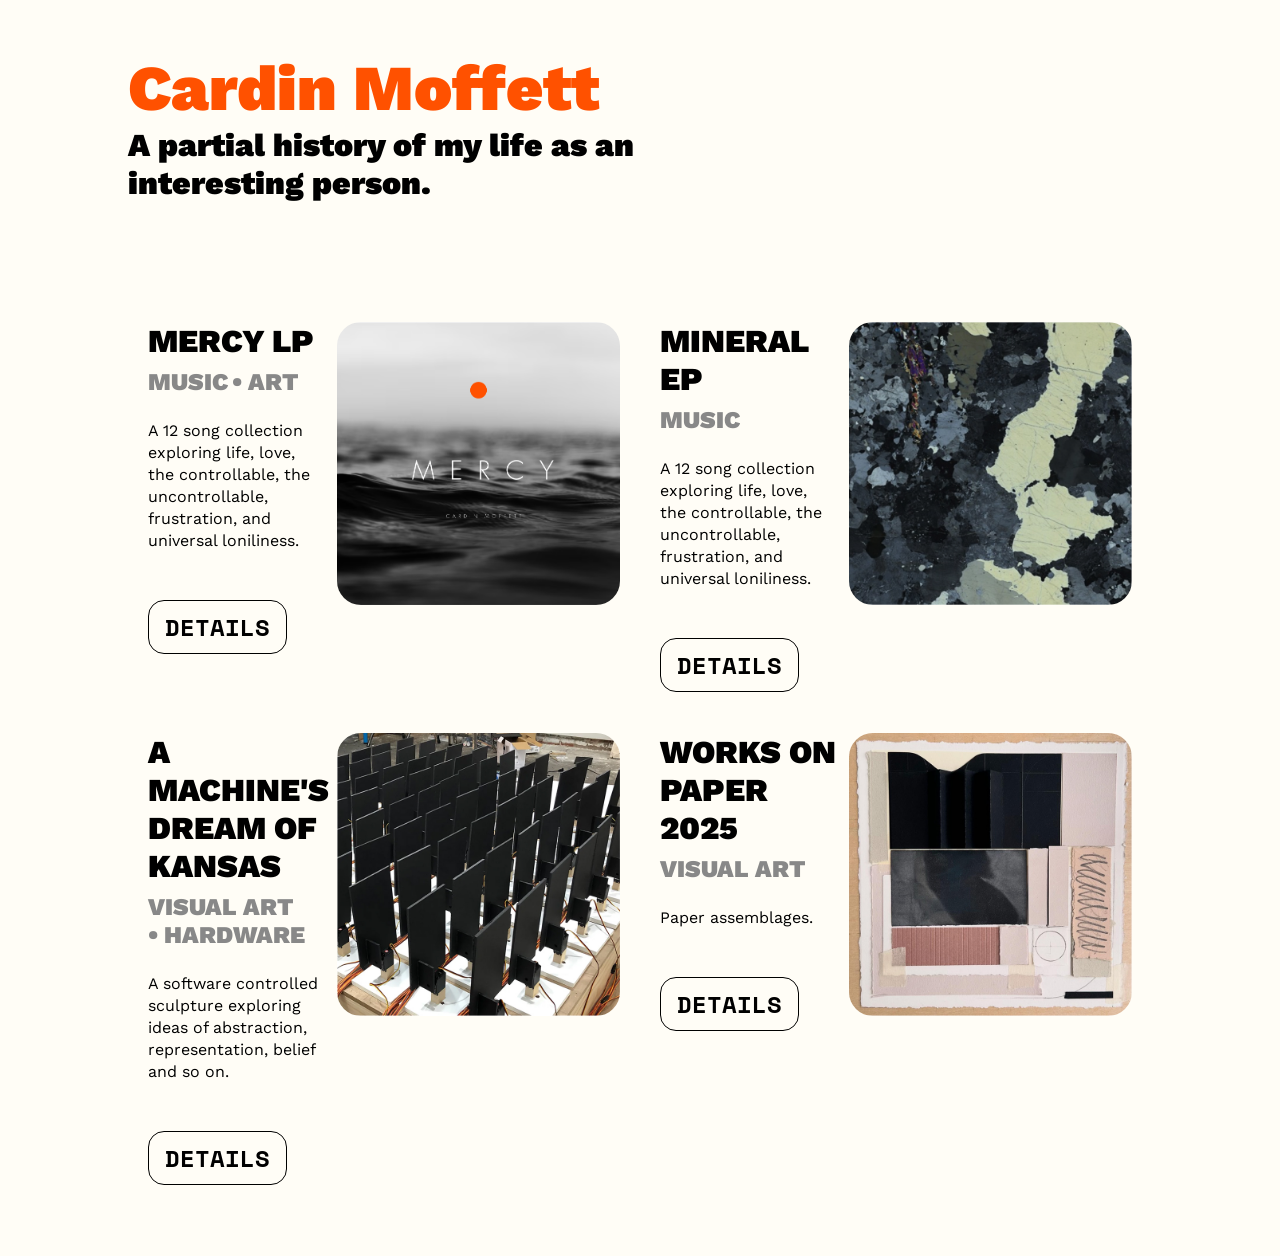
<file: index.html>
<!DOCTYPE html>
<html>
  <head>
    <link href="css/styles.css" rel="stylesheet" />
    <link rel="preconnect" href="https://fonts.googleapis.com" />
    <link rel="preconnect" href="https://fonts.gstatic.com" crossorigin />
    <link
      href="https://fonts.googleapis.com/css2?family=Space+Mono:ital,wght@0,400;0,700;1,400;1,700&family=Work+Sans:ital,wght@0,100..900;1,100..900&display=swap"
      rel="stylesheet"
    />
  </head>
  <body>
    <header class="splash">
        <h1>Cardin Moffett</h1>
        <h2>A partial history of my life as an interesting person.</h2>
    </header>
    <main class="projects">
        <div class="project">
            <div class="description">
                <h3>Mercy LP</h3>
                <ul>
                <li>Music</li>
                <li>Art</li>
                </ul>
                <p>
                A 12 song collection exploring life, love, the controllable, the
                uncontrollable, frustration, and universal loniliness.
                </p>
                <a href="#">Details</a>
            </div>
            <div class="cover">
                <img src="images/cover_mercy.jpg" />
            </div>
        </div>
        <div class="project">
            <div class="description">
                <h3>Mineral EP</h3>
                <ul>
                <li>Music</li>
                </ul>
                <p>
                A 12 song collection exploring life, love, the controllable, the
                uncontrollable, frustration, and universal loniliness.
                </p>
                <a href="#">Details</a>
            </div>
            <div class="cover">
                <img src="images/cover_mineral.jpg" />
            </div>
        </div>
        <div class="project">
            <div class="description">
                <h3>A machine's dream of Kansas</h3>
                <ul>
                <li>Visual Art</li>
                <li>Hardware</li>
                </ul>
                <p>
                A software controlled sculpture exploring ideas of abstraction, representation, belief and so on.
                </p>
                <a href="#">Details</a>
            </div>
            <div class="cover">
                <img src="images/cover_kansas.jpg" />
            </div>
        </div>
        <div class="project">
            <div class="description">
                <h3>Works on paper 2025</h3>
                <ul>
                <li>Visual Art</li>
                </ul>
                <p>
                Paper assemblages.
                </p>
                <a href="#">Details</a>
            </div>
            <div class="cover">
                <img src="images/cover_worksOnPaper.jpg" />
            </div>
        </div>
    </body>
  </main>
</html>
</file>
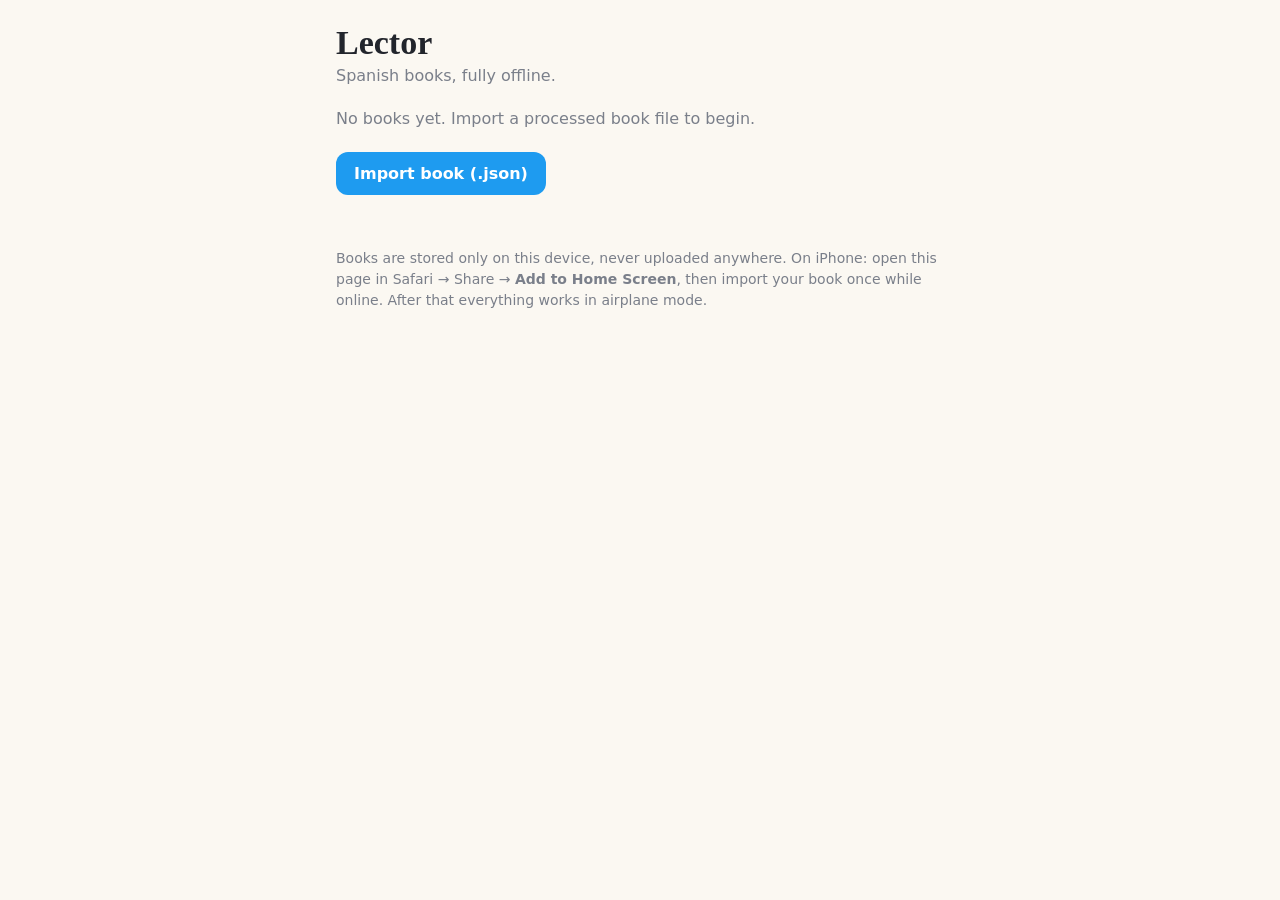
<file: reader/index.html>
<!DOCTYPE html>
<html lang="en">
<head>
<meta charset="utf-8" />
<meta name="viewport" content="width=device-width, initial-scale=1, viewport-fit=cover" />
<title>Lector</title>
<meta name="theme-color" content="#181b22" />
<meta name="apple-mobile-web-app-capable" content="yes" />
<meta name="apple-mobile-web-app-status-bar-style" content="black-translucent" />
<meta name="apple-mobile-web-app-title" content="Lector" />
<link rel="manifest" href="manifest.webmanifest" />
<link rel="apple-touch-icon" href="icon-180.png" />
<link rel="icon" href="icon-192.png" />
<style>
  :root {
    --bg: #181b22;
    --surface: #222631;
    --border: #343a48;
    --text: #eceef3;
    --muted: #8b92a3;
    --accent: #1e9bf0;
    --accent-2: #f39a1e;
    --underline: #4a5163;
    --hl: rgba(30, 155, 240, 0.22);
    --tr-text: #b4cde6;
    --font-size: 22px;
    --serif: "Iowan Old Style", "New York", ui-serif, Georgia, serif;
    --sans: -apple-system, BlinkMacSystemFont, "Segoe UI", system-ui, sans-serif;
  }
  @media (prefers-color-scheme: light) {
    :root:not([data-theme="dark"]) {
      --bg: #fbf8f2; --surface: #ffffff; --border: #e2ddd2; --text: #22252c;
      --muted: #7a7f8a; --underline: #c9c3b6; --hl: rgba(30, 155, 240, 0.16); --tr-text: #3d6a93;
    }
  }
  :root[data-theme="light"] {
    --bg: #fbf8f2; --surface: #ffffff; --border: #e2ddd2; --text: #22252c;
    --muted: #7a7f8a; --underline: #c9c3b6; --hl: rgba(30, 155, 240, 0.16); --tr-text: #3d6a93;
  }
  * { box-sizing: border-box; -webkit-tap-highlight-color: transparent; }
  html, body { margin: 0; height: 100%; }
  body {
    background: var(--bg); color: var(--text); font-family: var(--sans);
    overscroll-behavior: none;
  }
  button { font: inherit; color: inherit; background: none; border: 0; cursor: pointer; }
  .hidden { display: none !important; }

  /* ---------- Library ---------- */
  #library { max-width: 640px; margin: 0 auto; padding: calc(env(safe-area-inset-top) + 24px) 16px 40px; }
  #library h1 { font-family: var(--serif); font-size: 34px; margin: 0 0 4px; }
  #library .sub { color: var(--muted); margin: 0 0 24px; }
  .book-card {
    display: flex; align-items: center; gap: 14px; width: 100%; text-align: left;
    background: var(--surface); border: 1px solid var(--border); border-radius: 14px;
    padding: 14px; margin-bottom: 12px;
  }
  .book-card .cover {
    width: 52px; height: 72px; border-radius: 6px; flex: none;
    background: linear-gradient(135deg, #2b3a67, #1e9bf0); display: grid; place-items: center;
    font-family: var(--serif); font-size: 26px; color: #fff;
  }
  .book-card .meta { flex: 1; min-width: 0; }
  .book-card .title { font-family: var(--serif); font-size: 19px; }
  .book-card .author { color: var(--muted); font-size: 14px; margin-top: 2px; }
  .book-card .prog { height: 4px; background: var(--border); border-radius: 2px; margin-top: 10px; overflow: hidden; }
  .book-card .prog > div { height: 100%; background: var(--accent); }
  .lib-head { display: flex; align-items: baseline; justify-content: space-between; gap: 12px; }
  .edit-btn { color: var(--accent); font-size: 17px; padding: 6px 4px; }
  .edit-btn.done { font-weight: 600; }
  .book-card .del {
    flex: none; width: 40px; height: 40px; border-radius: 50%; display: grid; place-items: center;
    background: #e5484d; color: #fff;
  }
  .book-card .del svg { width: 20px; height: 20px; }
  .book-card.editing { cursor: default; }
  .btn {
    display: inline-flex; align-items: center; justify-content: center; gap: 8px;
    background: var(--accent); color: #fff; border-radius: 12px; padding: 12px 18px; font-weight: 600;
  }
  .btn.secondary { background: var(--surface); color: var(--text); border: 1px solid var(--border); }
  .actions { display: flex; gap: 10px; flex-wrap: wrap; margin-top: 8px; }
  .hint { color: var(--muted); font-size: 14px; line-height: 1.5; margin-top: 24px; }
  #status { color: var(--muted); font-size: 14px; margin-top: 12px; min-height: 1.2em; }

  /* ---------- Reader ---------- */
  #reader { display: flex; flex-direction: column; height: 100%; }
  .topbar {
    display: flex; align-items: center; gap: 10px;
    padding: calc(env(safe-area-inset-top) + 8px) 12px 8px;
    max-width: 720px; width: 100%; margin: 0 auto;
  }
  .icon-btn { width: 40px; height: 40px; display: grid; place-items: center; border-radius: 10px; color: var(--accent); flex: none; }
  .icon-btn svg { width: 24px; height: 24px; }
  .icon-btn.back { color: var(--muted); }
  .progress { flex: 1; height: 10px; background: var(--surface); border-radius: 5px; overflow: hidden; }
  .progress > div { height: 100%; background: var(--accent); border-radius: 5px; min-width: 10px; transition: width .2s; }
  .saved-count {
    display: flex; align-items: center; gap: 6px; background: var(--accent-2); color: #fff;
    border-radius: 12px; padding: 8px 12px; font-weight: 700; box-shadow: 0 3px 0 #c76f00;
  }
  .saved-count svg { width: 20px; height: 20px; }

  #page {
    flex: 1; overflow-y: auto; -webkit-overflow-scrolling: touch;
    padding: 8px 16px 24px; max-width: 720px; width: 100%; margin: 0 auto;
    touch-action: pan-y;
  }
  .chapter-title { font-family: var(--serif); font-size: calc(var(--font-size) * 1.6); text-align: center; margin: 12px 0 20px; font-weight: 700; }
  .para { display: flex; gap: 12px; align-items: flex-start; margin-bottom: 22px; }
  .para:last-child { margin-bottom: 0; }
  #measure { position: absolute; visibility: hidden; pointer-events: none; left: -9999px; top: 0; }
  .para .body { flex: 1; min-width: 0; }
  .para .text { font-family: var(--serif); font-size: var(--font-size); line-height: 1.75; }
  .w {
    text-decoration: underline; text-decoration-color: var(--underline);
    text-decoration-thickness: 2px; text-underline-offset: 6px; cursor: pointer; border-radius: 4px;
  }
  .w.active { background: var(--hl); text-decoration-color: var(--accent); }
  .w.saved { text-decoration-color: var(--accent-2); }
  .tr-btn {
    flex: none; width: 48px; height: 48px; border: 2px solid var(--border); border-radius: 12px;
    display: grid; place-items: center; color: var(--accent); margin-top: 2px;
  }
  .tr-btn svg { width: 26px; height: 26px; }
  .tr-btn.on { background: var(--accent); color: #fff; border-color: var(--accent); }
  .para .text.translated { color: var(--tr-text); font-style: italic; cursor: pointer; }

  .footer {
    display: flex; align-items: center; justify-content: space-between; gap: 8px;
    padding: 8px 12px calc(env(safe-area-inset-bottom) + 10px);
    max-width: 720px; width: 100%; margin: 0 auto; color: var(--muted); font-size: 15px;
  }
  .footer button { color: var(--accent); padding: 8px 12px; border-radius: 10px; }
  .footer button:disabled { color: var(--border); }
  .footer .where { text-align: center; flex: 1; }

  /* ---------- Sheets ---------- */
  .scrim { position: fixed; inset: 0; background: rgba(0,0,0,.35); z-index: 10; }
  .sheet {
    position: fixed; left: 0; right: 0; bottom: 0; z-index: 11;
    background: var(--surface); border-top: 1px solid var(--border);
    border-radius: 18px 18px 0 0; padding: 18px 20px calc(env(safe-area-inset-bottom) + 20px);
    max-width: 720px; margin: 0 auto; max-height: 80vh; overflow-y: auto;
    box-shadow: 0 -10px 30px rgba(0,0,0,.25);
  }
  .sheet .grab { width: 40px; height: 5px; border-radius: 3px; background: var(--border); margin: -6px auto 14px; }
  .word-head { display: flex; align-items: baseline; gap: 10px; flex-wrap: wrap; }
  .word-head .wd { font-family: var(--serif); font-size: 30px; font-weight: 700; }
  .word-head .pos { color: var(--muted); font-style: italic; }
  .word-root { color: var(--muted); margin-top: 4px; }
  .word-root b { color: var(--text); font-weight: 600; }
  .word-def { font-size: 20px; margin: 14px 0 6px; line-height: 1.4; }
  .word-ctx { color: var(--muted); font-size: 15px; }
  .sheet .row { display: flex; gap: 10px; margin-top: 18px; }
  .sheet h2 { font-family: var(--serif); margin: 0 0 12px; }
  .list-item {
    display: block; width: 100%; text-align: left; padding: 12px 4px; border-bottom: 1px solid var(--border);
  }
  .list-item.current { color: var(--accent); font-weight: 600; }
  .saved-item { display: flex; gap: 10px; align-items: baseline; padding: 10px 0; border-bottom: 1px solid var(--border); }
  .saved-item .w1 { font-family: var(--serif); font-size: 19px; font-weight: 600; }
  .saved-item .d1 { color: var(--muted); flex: 1; }
  .saved-item button { color: var(--muted); font-size: 13px; }
  .setting { display: flex; align-items: center; justify-content: space-between; padding: 12px 0; border-bottom: 1px solid var(--border); }
  .seg { display: flex; border: 1px solid var(--border); border-radius: 10px; overflow: hidden; }
  .seg button { padding: 8px 14px; }
  .seg button.on { background: var(--accent); color: #fff; }
</style>
</head>
<body>

<!-- Library -->
<section id="library">
  <div class="lib-head">
    <h1>Lector</h1>
    <button class="edit-btn hidden" id="editBtn">Edit</button>
  </div>
  <p class="sub">Spanish books, fully offline.</p>
  <div id="books"></div>
  <div class="actions">
    <button class="btn" id="importBtn">Import book (.json)</button>
  </div>
  <input type="file" id="fileInput" class="hidden" />
  <div id="status"></div>
  <p class="hint">
    Books are stored only on this device, never uploaded anywhere.
    On iPhone: open this page in Safari → Share → <b>Add to Home Screen</b>, then import your book
    once while online. After that everything works in airplane mode.
  </p>
</section>

<!-- Reader -->
<section id="reader" class="hidden">
  <div class="topbar">
    <button class="icon-btn back" id="backBtn" aria-label="Library">
      <svg viewBox="0 0 24 24" fill="none" stroke="currentColor" stroke-width="2.5" stroke-linecap="round" stroke-linejoin="round"><path d="M15 18l-6-6 6-6"/></svg>
    </button>
    <div class="progress"><div id="progressBar"></div></div>
    <button class="icon-btn" id="chaptersBtn" aria-label="Chapters">
      <svg viewBox="0 0 24 24" fill="none" stroke="currentColor" stroke-width="2.2" stroke-linecap="round"><path d="M4 6h16M4 12h16M4 18h10"/></svg>
    </button>
    <button class="icon-btn" id="settingsBtn" aria-label="Text settings">
      <svg viewBox="0 0 24 24" fill="none" stroke="currentColor" stroke-width="2" stroke-linecap="round" stroke-linejoin="round"><path d="M3 19L9 4l6 15M5 14h8"/><path d="M17 12.5c.6-.6 1.4-1 2.3-1 1.5 0 2.2.9 2.2 2.2V19M21.5 15.5h-2.6c-1.3 0-2.2.7-2.2 1.8s.8 1.7 1.9 1.7c1.4 0 2.9-1 2.9-2.5"/></svg>
    </button>
    <button class="saved-count" id="savedBtn" aria-label="Saved words">
      <svg viewBox="0 0 24 24" fill="none" stroke="currentColor" stroke-width="2.4" stroke-linejoin="round"><rect x="4" y="3" width="11" height="18" rx="2"/><path d="M15 6h3a2 2 0 0 1 2 2v8a2 2 0 0 1-2 2h-3"/></svg>
      <span id="savedNum">0</span>
    </button>
  </div>
  <div id="page"></div>
  <div class="footer">
    <button id="prevBtn">‹ Prev</button>
    <div class="where" id="where"></div>
    <button id="nextBtn">Next ›</button>
  </div>
</section>

<div class="scrim hidden" id="scrim"></div>
<div class="sheet hidden" id="sheet"></div>

<template id="trIcon">
  <svg viewBox="0 0 24 24" fill="none" stroke="currentColor" stroke-width="1.9" stroke-linecap="round" stroke-linejoin="round"><path d="M3 5h9M7.5 3v2M5 5c.5 3 2.5 5.5 5.5 7M10 5c-.6 3.5-3 6.5-6.5 8"/><path d="M12 21l4.5-10L21 21M13.5 18h6"/></svg>
</template>

<script>
"use strict";

/* ================= Storage ================= */
const DB_NAME = "lector";
let dbPromise = null;
function db() {
  if (!dbPromise) {
    dbPromise = new Promise((resolve, reject) => {
      const req = indexedDB.open(DB_NAME, 1);
      req.onupgradeneeded = () => {
        const d = req.result;
        d.createObjectStore("books", { keyPath: "id" });   // full book JSON
        d.createObjectStore("meta", { keyPath: "id" });    // position, saved words, per book
      };
      req.onsuccess = () => resolve(req.result);
      req.onerror = () => reject(req.error);
    });
  }
  return dbPromise;
}
async function tx(store, mode, fn) {
  const d = await db();
  return new Promise((resolve, reject) => {
    const t = d.transaction(store, mode);
    const s = t.objectStore(store);
    const req = fn(s);
    t.oncomplete = () => resolve(req && req.result);
    t.onerror = () => reject(t.error);
  });
}
const getBook = (id) => tx("books", "readonly", (s) => s.get(id));
const putBook = (b) => tx("books", "readwrite", (s) => s.put(b));
const delBook = (id) => tx("books", "readwrite", (s) => s.delete(id));
const getMeta = async (id) => (await tx("meta", "readonly", (s) => s.get(id))) || { id, pos: null, saved: {} };
const putMeta = (m) => tx("meta", "readwrite", (s) => s.put(m));
const delMeta = (id) => tx("meta", "readwrite", (s) => s.delete(id));
async function listBooks() {
  const d = await db();
  return new Promise((resolve, reject) => {
    const out = [];
    const t = d.transaction("books", "readonly");
    // Read only lightweight fields so the library stays fast.
    t.objectStore("books").openCursor().onsuccess = (e) => {
      const c = e.target.result;
      if (!c) return;
      const b = c.value;
      out.push({ id: b.id, title: b.title, author: b.author, total: b.chapters.reduce((n, ch) => n + ch.paragraphs.length, 0), firstIds: b.chapters.map((ch) => ch.paragraphs[0] && ch.paragraphs[0].id) });
      c.continue();
    };
    t.oncomplete = () => resolve(out);
    t.onerror = () => reject(t.error);
  });
}

const settings = Object.assign({ fontSize: 22, theme: "auto" }, safeJSON(localStorageGet("lector-settings")));
function localStorageGet(k) { try { return localStorage.getItem(k); } catch { return null; } }
function localStorageSet(k, v) { try { localStorage.setItem(k, v); } catch {} }
function safeJSON(s) { try { return JSON.parse(s) || {}; } catch { return {}; } }
function saveSettings() { localStorageSet("lector-settings", JSON.stringify(settings)); applySettings(); repaginate(); }
function applySettings() {
  document.documentElement.style.setProperty("--font-size", settings.fontSize + "px");
  if (settings.theme === "auto") document.documentElement.removeAttribute("data-theme");
  else document.documentElement.setAttribute("data-theme", settings.theme);
}
applySettings();

/* ================= Words ================= */
// Common function words that are often missing from generated dictionaries.
const FALLBACK = {
  y: { root: "y", pos: "conjunction", definition: "and" },
  e: { root: "y", pos: "conjunction", definition: "and (before i-/hi- sounds)" },
  o: { root: "o", pos: "conjunction", definition: "or" },
  u: { root: "o", pos: "conjunction", definition: "or (before o-/ho- sounds)" },
  a: { root: "a", pos: "preposition", definition: "to, at; (personal a: marks a person as the object)" },
  al: { root: "a + el", pos: "preposition", definition: "to the, at the; upon (+ infinitive)" },
  del: { root: "de + el", pos: "preposition", definition: "of the, from the" },
};
const WORD_RE = /[\p{L}\p{M}]+(?:['’][\p{L}\p{M}]+)?/gu;

function normalize(w) { return w.toLowerCase().normalize("NFC"); }
function stripAccents(w) { return w.normalize("NFD").replace(/\p{M}/gu, ""); }

let accentIndex = null; // accent-insensitive fallback lookup
function lookup(word) {
  const dict = state.book.dictionary || {};
  const n = normalize(word);
  let e = dict[n] || dict[word];
  if (!e && FALLBACK[n]) e = Object.assign({ word: n }, FALLBACK[n]);
  if (!e) {
    if (!accentIndex) {
      accentIndex = {};
      for (const k in dict) { const s = stripAccents(k); if (!(s in accentIndex)) accentIndex[s] = k; }
    }
    const k = accentIndex[stripAccents(n)];
    if (k) e = dict[k];
  }
  return e || null;
}

/* ================= Pagination ================= */
// Pages are filled by measuring real rendered heights, so a page fits the
// screen without scrolling. Each paragraph reserves the taller of its Spanish
// and English versions, so switching to English never overflows the page.
// A single paragraph taller than the screen gets a page to itself (and scrolls).
// Position is stored as a paragraph index, so it survives re-pagination.
const PARA_GAP = 22;

function pageMetrics() {
  const el = $("page");
  const cs = getComputedStyle(el);
  return {
    width: el.clientWidth - parseFloat(cs.paddingLeft) - parseFloat(cs.paddingRight),
    height: el.clientHeight - parseFloat(cs.paddingTop) - parseFloat(cs.paddingBottom) - 2,
  };
}

function paginateChapter(ci) {
  const ch = state.book.chapters[ci];
  const { width, height } = pageMetrics();
  let box = $("measure");
  if (!box) { box = document.createElement("div"); box.id = "measure"; document.body.appendChild(box); }
  box.style.width = width + "px";
  const btn = '<div class="tr-btn"></div>';
  box.innerHTML = `<div class="chapter-title">${escapeHTML(ch.title)}</div>` + ch.paragraphs.map((p) =>
    `<div class="para"><div class="body"><div class="text">${escapeHTML(p.text)}</div></div>${btn}</div>` +
    `<div class="para"><div class="body"><div class="text translated">${escapeHTML(p.translation || "")}</div></div>${btn}</div>`
  ).join("");
  const nodes = box.children;
  const titleCS = getComputedStyle(nodes[0]);
  const titleH = nodes[0].offsetHeight + parseFloat(titleCS.marginTop) + parseFloat(titleCS.marginBottom);
  const heights = ch.paragraphs.map((_, i) => Math.max(nodes[1 + 2 * i].offsetHeight, nodes[2 + 2 * i].offsetHeight));
  box.innerHTML = "";

  const pages = [];
  let cur = [], used = titleH;
  heights.forEach((h, pi) => {
    const need = (cur.length ? PARA_GAP : 0) + h;
    if (cur.length && used + need > height) { pages.push(cur); cur = []; used = 0; }
    used += (cur.length ? PARA_GAP : 0) + h;
    cur.push(pi);
  });
  if (cur.length) pages.push(cur);
  return pages;
}

function chapterPages(ci) {
  if (!state.chPages[ci]) state.chPages[ci] = paginateChapter(ci);
  return state.chPages[ci];
}

/* ================= State & rendering ================= */
const state = { book: null, meta: null, chPages: [], ci: 0, pg: 0, open: new Set() };
const $ = (id) => document.getElementById(id);

// Deleting is only possible in edit mode, so a stray tap can't remove a book.
let libraryEditing = false;
$("editBtn").addEventListener("click", () => { libraryEditing = !libraryEditing; renderLibrary(); });

async function renderLibrary() {
  $("reader").classList.add("hidden");
  $("library").classList.remove("hidden");
  const books = await listBooks();
  if (!books.length) libraryEditing = false;
  const editBtn = $("editBtn");
  editBtn.classList.toggle("hidden", !books.length);
  editBtn.classList.toggle("done", libraryEditing);
  editBtn.textContent = libraryEditing ? "Done" : "Edit";
  const wrap = $("books");
  wrap.innerHTML = "";
  if (!books.length) {
    wrap.innerHTML = '<p class="sub">No books yet. Import a processed book file to begin.</p>';
    return;
  }
  for (const b of books) {
    const meta = await getMeta(b.id);
    const pct = meta.pos ? Math.round((meta.pos.globalIdx || 0) / Math.max(1, b.total - 1) * 100) : 0;
    const card = document.createElement("div");
    card.className = "book-card" + (libraryEditing ? " editing" : "");
    card.innerHTML = `
      <div class="cover">${escapeHTML((b.title || "?")[0])}</div>
      <div class="meta">
        <div class="title">${escapeHTML(b.title || b.id)}</div>
        <div class="author">${escapeHTML(b.author || "")} · ${pct}%</div>
        <div class="prog"><div style="width:${pct}%"></div></div>
      </div>
      ${libraryEditing ? `<button class="del" aria-label="Delete ${escapeHTML(b.title || "book")}">
        <svg viewBox="0 0 24 24" fill="none" stroke="currentColor" stroke-width="2.2" stroke-linecap="round" stroke-linejoin="round"><path d="M4 7h16M10 11v6M14 11v6M6 7l1 13h10l1-13M9 7V4h6v3"/></svg>
      </button>` : ""}`;
    if (libraryEditing) {
      card.querySelector(".del").addEventListener("click", async () => {
        if (!confirm(`Delete "${b.title}" from this device? Your reading position and saved words for it will be deleted too.`)) return;
        await delBook(b.id); await delMeta(b.id); renderLibrary();
      });
    } else {
      card.addEventListener("click", () => openBook(b.id));
    }
    wrap.appendChild(card);
  }
}

async function openBook(id) {
  const book = await getBook(id);
  if (!book) return renderLibrary();
  state.book = book;
  state.meta = await getMeta(id);
  state.chPages = [];
  state.open = new Set();
  accentIndex = null;
  // Global paragraph index, used for book-wide progress.
  let g = 0;
  state.globalStart = book.chapters.map((ch) => { const s = g; g += ch.paragraphs.length; return s; });
  state.totalParas = g;
  $("library").classList.add("hidden");
  $("reader").classList.remove("hidden");
  const pos = state.meta.pos;
  if (pos && book.chapters[pos.ci]) goToParagraph(pos.ci, pos.pi);
  else showPage(0, 0);
  updateSavedCount();
}

function goToParagraph(ci, pi) {
  const pg = chapterPages(ci).findIndex((paras) => paras.includes(pi));
  showPage(ci, Math.max(0, pg));
}

function step(dir) {
  let { ci, pg } = state;
  pg += dir;
  if (pg < 0) {
    if (ci === 0) return;
    ci--; pg = chapterPages(ci).length - 1;
  } else if (pg >= chapterPages(ci).length) {
    if (ci === state.book.chapters.length - 1) return;
    ci++; pg = 0;
  }
  showPage(ci, pg);
}

function showPage(ci, pg) {
  const pages = chapterPages(ci);
  pg = Math.max(0, Math.min(pages.length - 1, pg));
  state.ci = ci; state.pg = pg;
  const page = { ci, paras: pages[pg], first: pg === 0 };
  const ch = state.book.chapters[ci];
  const el = $("page");
  el.innerHTML = "";
  if (page.first) {
    const h = document.createElement("div");
    h.className = "chapter-title";
    h.textContent = ch.title;
    el.appendChild(h);
  }
  const trTpl = $("trIcon").content;
  for (const pi of page.paras) {
    const p = ch.paragraphs[pi];
    const row = document.createElement("div");
    row.className = "para";
    const body = document.createElement("div");
    body.className = "body";
    const text = document.createElement("div");
    const pid = p.id || `${page.ci}-${pi}`;
    body.appendChild(text);
    row.appendChild(body);
    // The translation replaces the Spanish in place, so it never lands offscreen.
    const hasTr = p.translation && p.translation.trim() !== p.text.trim();
    let btn = null;
    const render = () => {
      const on = hasTr && state.open.has(pid);
      text.className = "text" + (on ? " translated" : "");
      text.replaceChildren(on ? document.createTextNode(p.translation) : tokenize(p.text));
      if (btn) {
        btn.classList.toggle("on", on);
        btn.setAttribute("aria-label", on ? "Show Spanish" : "Show translation");
      }
    };
    const toggle = () => {
      if (state.open.has(pid)) state.open.delete(pid); else state.open.add(pid);
      render();
    };
    if (hasTr) {
      btn = document.createElement("button");
      btn.className = "tr-btn";
      btn.appendChild(trTpl.cloneNode(true));
      btn.addEventListener("click", toggle);
      text.addEventListener("click", () => { if (state.open.has(pid)) toggle(); });
      row.appendChild(btn);
    }
    render();
    el.appendChild(row);
  }
  el.scrollTop = 0;

  $("where").textContent = `${ch.title} · ${pg + 1} of ${pages.length}`;
  const globalIdx = state.globalStart[page.ci] + page.paras[0];
  $("progressBar").style.width = (globalIdx / Math.max(1, state.totalParas - 1) * 100) + "%";
  $("prevBtn").disabled = ci === 0 && pg === 0;
  $("nextBtn").disabled = ci === state.book.chapters.length - 1 && pg === pages.length - 1;

  state.meta.pos = { ci: page.ci, pi: page.paras[0], globalIdx };
  putMeta(state.meta);
}

function tokenize(text) {
  const frag = document.createDocumentFragment();
  let last = 0;
  for (const m of text.matchAll(WORD_RE)) {
    if (m.index > last) frag.appendChild(document.createTextNode(text.slice(last, m.index)));
    const s = document.createElement("span");
    s.className = "w";
    s.textContent = m[0];
    if (state.meta.saved[normalize(m[0])]) s.classList.add("saved");
    frag.appendChild(s);
    last = m.index + m[0].length;
  }
  if (last < text.length) frag.appendChild(document.createTextNode(text.slice(last)));
  return frag;
}

/* ================= Sheets ================= */
let activeWord = null;
function openSheet(html) {
  $("sheet").innerHTML = '<div class="grab"></div>' + html;
  $("sheet").classList.remove("hidden");
  $("scrim").classList.remove("hidden");
  $("sheet").scrollTop = 0;
}
function closeSheet() {
  $("sheet").classList.add("hidden");
  $("scrim").classList.add("hidden");
  if (activeWord) { activeWord.classList.remove("active"); activeWord = null; }
}
$("scrim").addEventListener("click", closeSheet);

$("page").addEventListener("click", (e) => {
  const w = e.target.closest(".w");
  if (!w) return;
  if (activeWord) activeWord.classList.remove("active");
  activeWord = w;
  w.classList.add("active");
  showWord(w.textContent, w);
});

function showWord(word, spanEl) {
  const e = lookup(word);
  const key = normalize(word);
  const isSaved = !!state.meta.saved[key];
  const para = spanEl.closest(".para").querySelector(".text").textContent;
  const html = e ? `
      <div class="word-head"><span class="wd">${escapeHTML(word)}</span><span class="pos">${escapeHTML(e.pos || "")}</span></div>
      ${e.root && normalize(e.root) !== key ? `<div class="word-root">from <b>${escapeHTML(e.root)}</b></div>` : ""}
      <div class="word-def">${escapeHTML(e.definition || "")}</div>
      ${e.context ? `<div class="word-ctx">${escapeHTML(e.context)}</div>` : ""}`
    : `<div class="word-head"><span class="wd">${escapeHTML(word)}</span></div>
       <div class="word-def" style="color:var(--muted)">Not in this book's dictionary. Try the sentence translation.</div>`;
  openSheet(html + `<div class="row">
      ${e ? `<button class="btn ${isSaved ? "secondary" : ""}" id="saveWord">${isSaved ? "Saved ✓" : "Save word"}</button>` : ""}
      <button class="btn secondary" id="closeWord">Close</button></div>`);
  $("closeWord").onclick = closeSheet;
  if (e) $("saveWord").onclick = async () => {
    if (state.meta.saved[key]) delete state.meta.saved[key];
    else state.meta.saved[key] = { word: key, root: e.root || "", pos: e.pos || "", definition: e.definition || "", example: para.slice(0, 240), added: Date.now() };
    await putMeta(state.meta);
    refreshSavedMarks();
    updateSavedCount();
    showWord(word, spanEl);
  };
}

function refreshSavedMarks() {
  for (const s of $("page").querySelectorAll(".w")) s.classList.toggle("saved", !!state.meta.saved[normalize(s.textContent)]);
}
function updateSavedCount() { $("savedNum").textContent = Object.keys(state.meta.saved).length; }

$("savedBtn").addEventListener("click", () => {
  const items = Object.values(state.meta.saved).sort((a, b) => b.added - a.added);
  openSheet(`<h2>Saved words (${items.length})</h2>` + (items.length ? items.map((s) => `
    <div class="saved-item"><span class="w1">${escapeHTML(s.word)}</span>
      <span class="d1">${escapeHTML(s.definition)}${s.root && s.root !== s.word ? ` <i>(${escapeHTML(s.root)})</i>` : ""}</span>
      <button data-w="${escapeHTML(s.word)}">Remove</button></div>`).join("")
    : '<p class="sub">Tap any word, then “Save word” to collect it here.</p>'));
  $("sheet").querySelectorAll("button[data-w]").forEach((b) => b.addEventListener("click", async () => {
    delete state.meta.saved[b.dataset.w];
    await putMeta(state.meta);
    b.closest(".saved-item").remove();
    refreshSavedMarks(); updateSavedCount();
  }));
});

$("chaptersBtn").addEventListener("click", () => {
  const cur = state.ci;
  openSheet("<h2>Chapters</h2>" + state.book.chapters.map((c, i) =>
    `<button class="list-item ${i === cur ? "current" : ""}" data-ci="${i}">${escapeHTML(c.title)}</button>`).join(""));
  $("sheet").querySelectorAll("[data-ci]").forEach((b) => b.addEventListener("click", () => {
    closeSheet(); showPage(+b.dataset.ci, 0);
  }));
  const curBtn = $("sheet").querySelector(".current");
  if (curBtn) curBtn.scrollIntoView({ block: "center" });
});

$("settingsBtn").addEventListener("click", renderSettings);
function renderSettings() {
  const themeBtn = (v, label) => `<button data-theme-v="${v}" class="${settings.theme === v ? "on" : ""}">${label}</button>`;
  openSheet(`<h2>Text</h2>
    <div class="setting"><span>Size</span>
      <div class="seg"><button id="fsDown">A−</button><button disabled>${settings.fontSize}</button><button id="fsUp">A+</button></div></div>
    <div class="setting"><span>Theme</span>
      <div class="seg">${themeBtn("auto", "Auto")}${themeBtn("dark", "Dark")}${themeBtn("light", "Light")}</div></div>`);
  $("fsDown").onclick = () => { settings.fontSize = Math.max(14, settings.fontSize - 2); saveSettings(); renderSettings(); };
  $("fsUp").onclick = () => { settings.fontSize = Math.min(36, settings.fontSize + 2); saveSettings(); renderSettings(); };
  $("sheet").querySelectorAll("[data-theme-v]").forEach((b) => b.onclick = () => { settings.theme = b.dataset.themeV; saveSettings(); renderSettings(); });
}

/* ================= Navigation ================= */
function repaginate() {
  if (!state.book || $("reader").classList.contains("hidden")) return;
  const pi = chapterPages(state.ci)[state.pg][0];
  state.chPages = [];
  goToParagraph(state.ci, pi);
}
let resizeTimer = null;
window.addEventListener("resize", () => { clearTimeout(resizeTimer); resizeTimer = setTimeout(repaginate, 150); });

$("prevBtn").addEventListener("click", () => step(-1));
$("nextBtn").addEventListener("click", () => step(1));
$("backBtn").addEventListener("click", () => { closeSheet(); state.book = null; libraryEditing = false; renderLibrary(); });
document.addEventListener("keydown", (e) => {
  if (!state.book || !$("sheet").classList.contains("hidden")) { if (e.key === "Escape") closeSheet(); return; }
  if (e.key === "ArrowRight") step(1);
  if (e.key === "ArrowLeft") step(-1);
});
// Horizontal swipe to turn pages.
let touch = null;
$("page").addEventListener("touchstart", (e) => { const t = e.touches[0]; touch = { x: t.clientX, y: t.clientY, t: Date.now() }; }, { passive: true });
$("page").addEventListener("touchend", (e) => {
  if (!touch) return;
  const t = e.changedTouches[0];
  const dx = t.clientX - touch.x, dy = t.clientY - touch.y;
  if (Math.abs(dx) > 60 && Math.abs(dx) > Math.abs(dy) * 1.5 && Date.now() - touch.t < 800) {
    step(dx < 0 ? 1 : -1);
  }
  touch = null;
}, { passive: true });

/* ================= Import ================= */
$("importBtn").addEventListener("click", () => $("fileInput").click());
$("fileInput").addEventListener("change", async (e) => {
  const file = e.target.files[0];
  e.target.value = "";
  if (!file) return;
  const status = $("status");
  status.textContent = "Reading " + file.name + "…";
  try {
    const book = JSON.parse(await file.text());
    validateBook(book);
    await putBook(book);
    status.textContent = `Imported “${book.title}”.`;
    renderLibrary();
  } catch (err) {
    status.textContent = "Couldn't import: " + err.message;
  }
});
function validateBook(b) {
  if (!b || typeof b !== "object") throw new Error("not a JSON object");
  if (!b.id) b.id = (b.title || "book").toLowerCase().replace(/[^\p{L}\p{N}]+/gu, "-");
  if (!Array.isArray(b.chapters) || !b.chapters.length) throw new Error("missing chapters");
  for (const ch of b.chapters) if (!Array.isArray(ch.paragraphs)) throw new Error("chapter without paragraphs");
  if (!b.dictionary) b.dictionary = {};
}

function escapeHTML(s) {
  return String(s).replace(/[&<>"']/g, (c) => ({ "&": "&amp;", "<": "&lt;", ">": "&gt;", '"': "&quot;", "'": "&#39;" }[c]));
}

/* ================= Boot ================= */
if ("serviceWorker" in navigator) navigator.serviceWorker.register("sw.js").catch(() => {});
if (navigator.storage && navigator.storage.persist) navigator.storage.persist().catch(() => {});
renderLibrary();
</script>
</body>
</html>
</file>
<file: css/styles.css>
* {
  box-sizing: border-box;
}

body {
  margin: 50px auto;
  background-color: #fffdf6;
  width: 80%;
  max-width: 1400px;
}

/* Main Page */

header {
  margin-bottom: 100px;
}

.splash h1 {
  font-family: "Work Sans";
  font-size: 64px;
  font-weight: 900;
  color: #ff5100;
  padding: 0px;
  margin: 0px;
}

.splash h2 {
  font-family: "Work Sans";
  font-size: 32px;
  font-weight: 900;
  color: black;
  padding: 0px;
  margin: 0px;
  width: 50%;
}

.projects {
  display: flex;
  flex-flow: wrap;
}

.project {
  float: left;
  width: 50%;
  padding: 2%;
}

.project img {
  width: 100%;
  border-radius: 24px;
}

.project ul {
  list-style-type: none;
  margin: 0 0 24px 0;
  padding: 0px;
}

.project li {
  display: inline-block;
  font-family: "Work Sans";
  font-size: 24px;
  text-transform: uppercase;
  font-weight: 900;
  color: #888;
}

.project li + li::before {
  content: "• ";
}

.project h3 {
  font-family: "Work Sans";
  font-size: 32px;
  text-transform: uppercase;
  font-weight: 900;
  padding: 0px;
  margin: 0 0 8px 0;
}

.project a {
  font-family: "Space Mono";
  font-weight: 700;
  display: inline-block;
  font-size: 24px;
  text-transform: uppercase;
  color: black;
  text-decoration: none;
  border: 1px solid black;
  border-radius: 16px;
  padding: 8px 16px;
}

.project p {
  font-family: "Work Sans";
  font-size: 16px;
  padding-right: 16px;
  line-height: 22px;
  margin-bottom: 48px;
}

.project .description {
  width: 40%;
  float: left;
}

.project .cover {
  width: 60%;
  float: left;
}

@media only screen and (max-width: 1200px) {
  .project {
    width: 100%;
  }
}

@media only screen and (max-width: 800px) {
  .project {
    display: flex;
    flex-direction: column;
  }

  .project .description {
    width: 100%;
    order: 1;
  }
  .project .cover {
    width: 100%;
    order: 0;
  }
}
</file>
